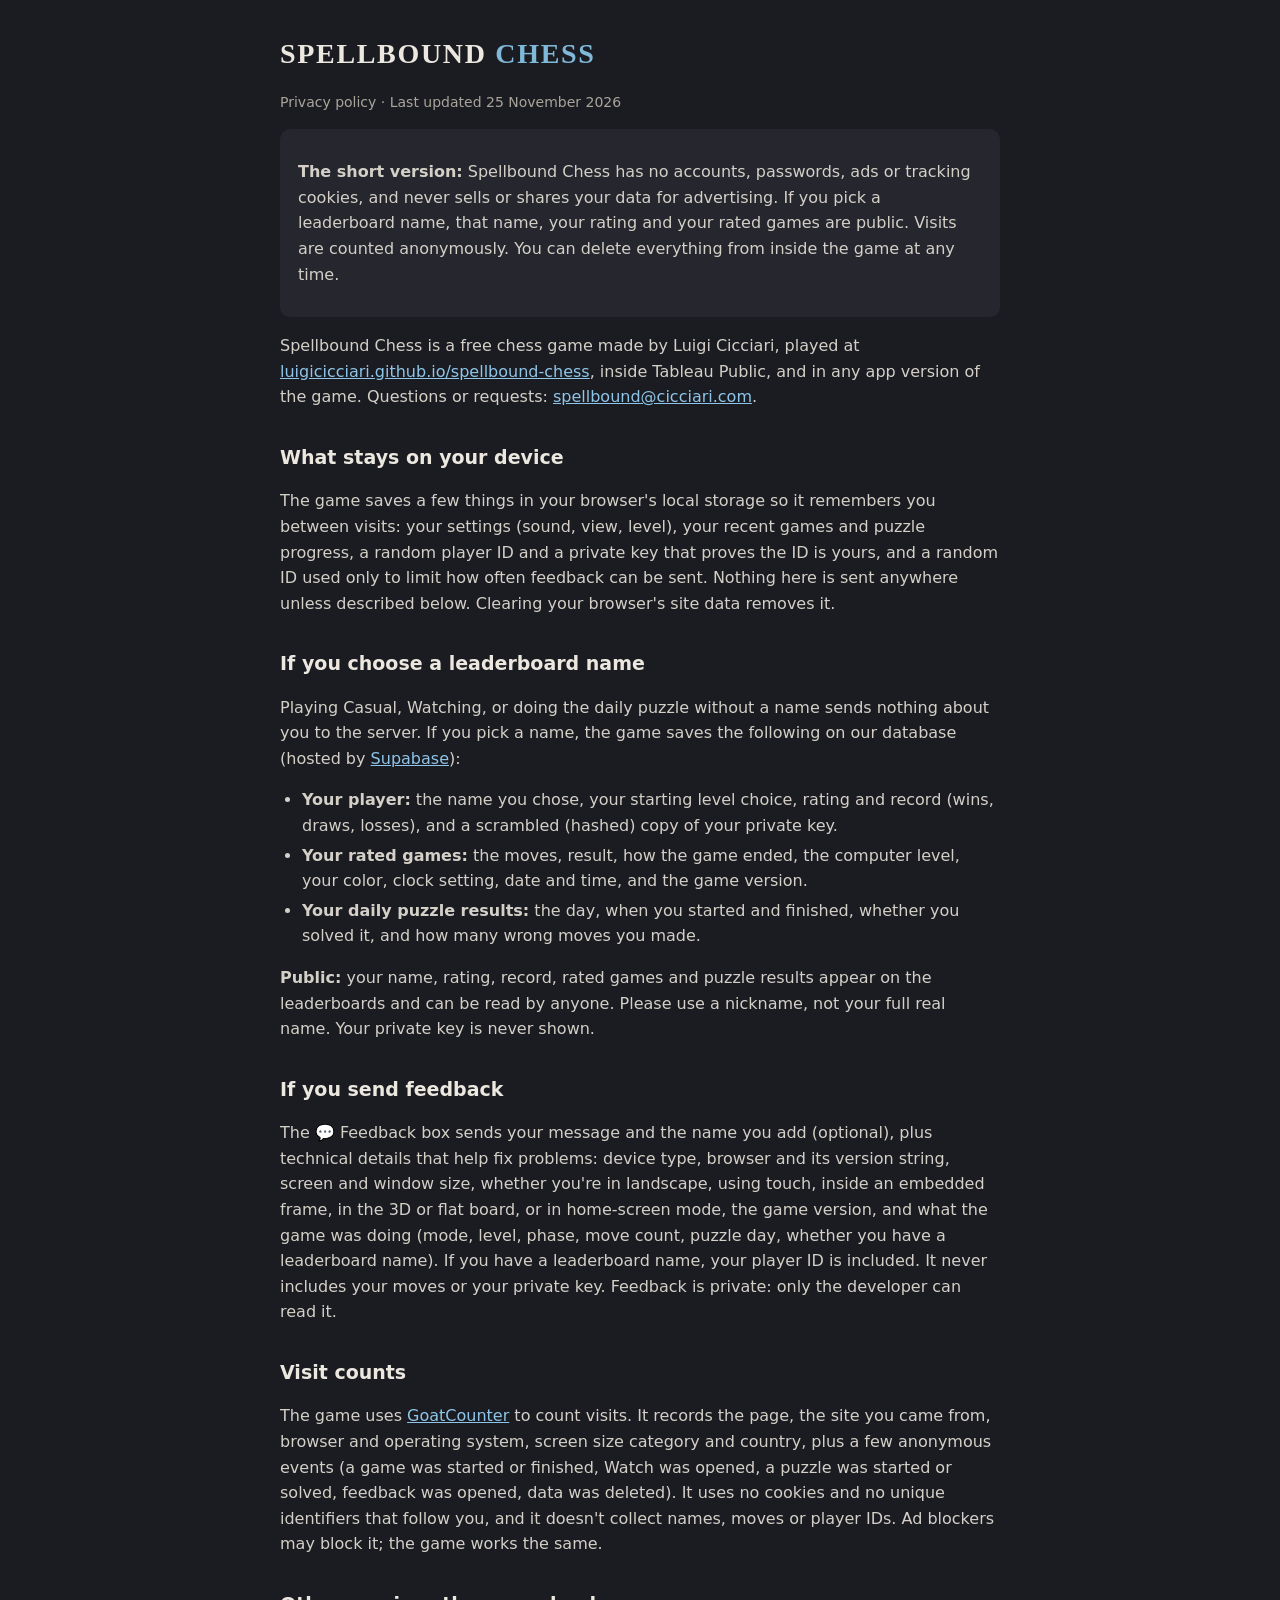
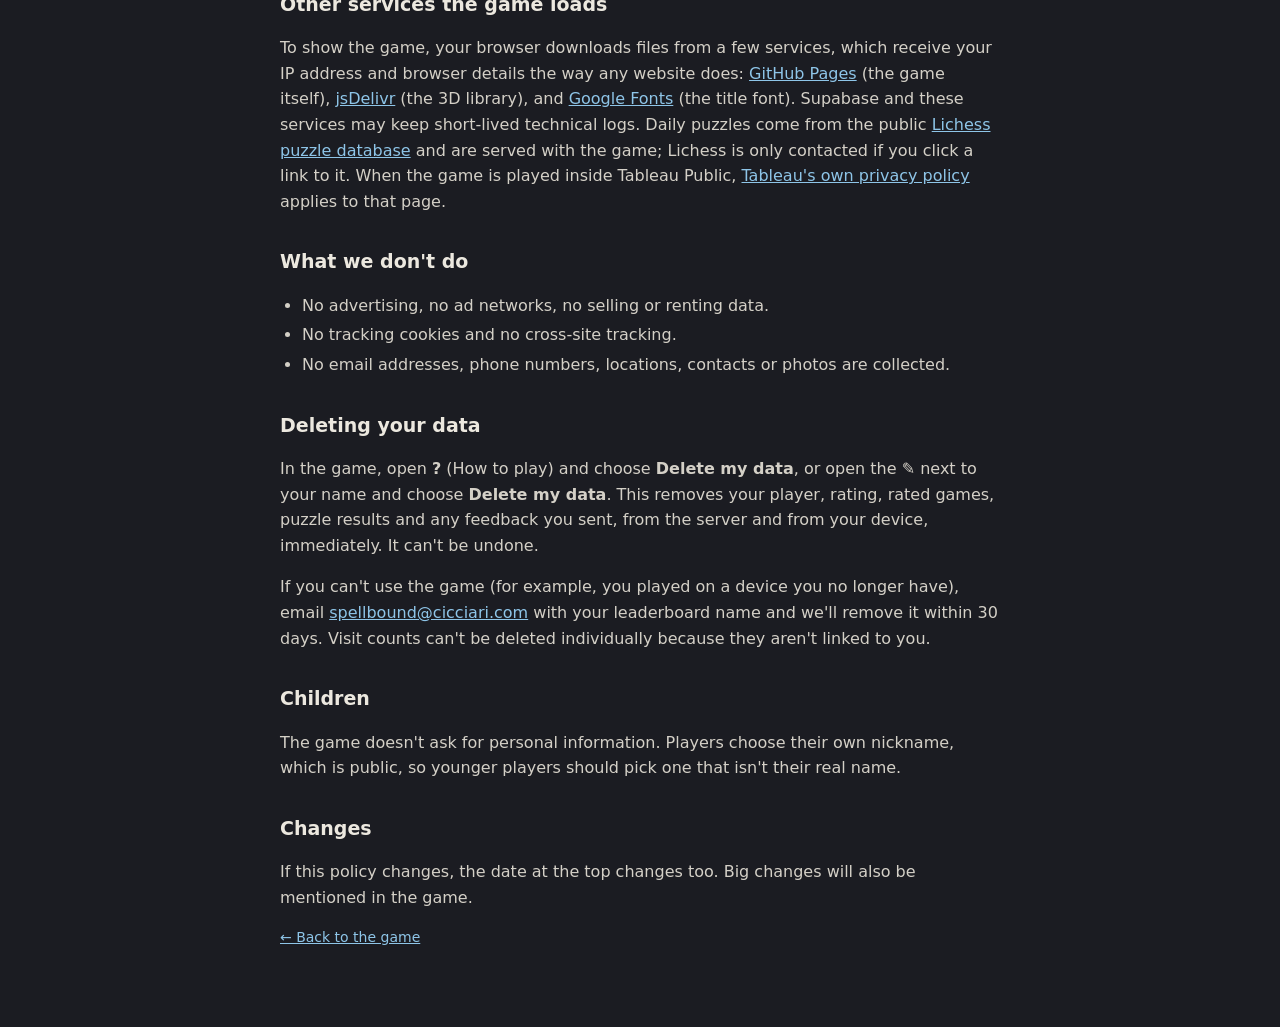
<file: privacy.html>
<!DOCTYPE html>
<html lang="en">
<head>
  <meta charset="utf-8">
  <meta name="viewport" content="width=device-width, initial-scale=1">
  <title>Privacy policy · Spellbound Chess</title>
  <meta name="description" content="What Spellbound Chess stores, what it shares, and how to delete your data.">
  <link rel="icon" href="icon-192.png">
  <style>
    :root { color-scheme: dark; }
    body { margin: 0; background: #1B1C22; color: #ECE8DF; font: 16px/1.6 system-ui, -apple-system, "Segoe UI", Roboto, sans-serif; }
    main { max-width: 720px; margin: 0 auto; padding: 32px 20px 64px; }
    h1 { font-family: Georgia, "Times New Roman", serif; letter-spacing: .06em; font-size: 28px; margin: 0 0 4px; }
    h1 span { color: #7FB8D8; }
    h2 { font-size: 19px; margin: 32px 0 8px; color: #ECE8DF; }
    p, li { color: #D4D0C7; }
    .muted { color: #A9A59B; font-size: 14px; }
    a { color: #8EC5E8; }
    ul { padding-left: 22px; }
    li { margin: 4px 0; }
    .box { background: #25262E; border-radius: 10px; padding: 14px 18px; margin: 16px 0; }
    code { background: #25262E; padding: 1px 5px; border-radius: 4px; font-size: 14px; }
  </style>
</head>
<body>
<main>
  <h1>SPELLBOUND <span>CHESS</span></h1>
  <p class="muted">Privacy policy · Last updated 25 November 2026</p>

  <div class="box">
    <p><b>The short version:</b> Spellbound Chess has no accounts, passwords, ads or tracking cookies, and never sells or shares your data for advertising. If you pick a leaderboard name, that name, your rating and your rated games are public. Visits are counted anonymously. You can delete everything from inside the game at any time.</p>
  </div>

  <p>Spellbound Chess is a free chess game made by Luigi Cicciari, played at <a href="https://luigicicciari.github.io/spellbound-chess/">luigicicciari.github.io/spellbound-chess</a>, inside Tableau Public, and in any app version of the game. Questions or requests: <a href="mailto:spellbound@cicciari.com">spellbound@cicciari.com</a>.</p>

  <h2>What stays on your device</h2>
  <p>The game saves a few things in your browser's local storage so it remembers you between visits: your settings (sound, view, level), your recent games and puzzle progress, a random player ID and a private key that proves the ID is yours, and a random ID used only to limit how often feedback can be sent. Nothing here is sent anywhere unless described below. Clearing your browser's site data removes it.</p>

  <h2>If you choose a leaderboard name</h2>
  <p>Playing Casual, Watching, or doing the daily puzzle without a name sends nothing about you to the server. If you pick a name, the game saves the following on our database (hosted by <a href="https://supabase.com/privacy">Supabase</a>):</p>
  <ul>
    <li><b>Your player:</b> the name you chose, your starting level choice, rating and record (wins, draws, losses), and a scrambled (hashed) copy of your private key.</li>
    <li><b>Your rated games:</b> the moves, result, how the game ended, the computer level, your color, clock setting, date and time, and the game version.</li>
    <li><b>Your daily puzzle results:</b> the day, when you started and finished, whether you solved it, and how many wrong moves you made.</li>
  </ul>
  <p><b>Public:</b> your name, rating, record, rated games and puzzle results appear on the leaderboards and can be read by anyone. Please use a nickname, not your full real name. Your private key is never shown.</p>

  <h2>If you send feedback</h2>
  <p>The 💬 Feedback box sends your message and the name you add (optional), plus technical details that help fix problems: device type, browser and its version string, screen and window size, whether you're in landscape, using touch, inside an embedded frame, in the 3D or flat board, or in home-screen mode, the game version, and what the game was doing (mode, level, phase, move count, puzzle day, whether you have a leaderboard name). If you have a leaderboard name, your player ID is included. It never includes your moves or your private key. Feedback is private: only the developer can read it.</p>

  <h2>Visit counts</h2>
  <p>The game uses <a href="https://www.goatcounter.com/privacy">GoatCounter</a> to count visits. It records the page, the site you came from, browser and operating system, screen size category and country, plus a few anonymous events (a game was started or finished, Watch was opened, a puzzle was started or solved, feedback was opened, data was deleted). It uses no cookies and no unique identifiers that follow you, and it doesn't collect names, moves or player IDs. Ad blockers may block it; the game works the same.</p>

  <h2>Other services the game loads</h2>
  <p>To show the game, your browser downloads files from a few services, which receive your IP address and browser details the way any website does: <a href="https://pages.github.com/">GitHub Pages</a> (the game itself), <a href="https://www.jsdelivr.com/">jsDelivr</a> (the 3D library), and <a href="https://policies.google.com/privacy">Google Fonts</a> (the title font). Supabase and these services may keep short-lived technical logs. Daily puzzles come from the public <a href="https://database.lichess.org/#puzzles">Lichess puzzle database</a> and are served with the game; Lichess is only contacted if you click a link to it. When the game is played inside Tableau Public, <a href="https://www.salesforce.com/company/privacy/">Tableau's own privacy policy</a> applies to that page.</p>

  <h2>What we don't do</h2>
  <ul>
    <li>No advertising, no ad networks, no selling or renting data.</li>
    <li>No tracking cookies and no cross-site tracking.</li>
    <li>No email addresses, phone numbers, locations, contacts or photos are collected.</li>
  </ul>

  <h2>Deleting your data</h2>
  <p>In the game, open <b>?</b> (How to play) and choose <b>Delete my data</b>, or open the ✎ next to your name and choose <b>Delete my data</b>. This removes your player, rating, rated games, puzzle results and any feedback you sent, from the server and from your device, immediately. It can't be undone.</p>
  <p>If you can't use the game (for example, you played on a device you no longer have), email <a href="mailto:spellbound@cicciari.com">spellbound@cicciari.com</a> with your leaderboard name and we'll remove it within 30 days. Visit counts can't be deleted individually because they aren't linked to you.</p>

  <h2>Children</h2>
  <p>The game doesn't ask for personal information. Players choose their own nickname, which is public, so younger players should pick one that isn't their real name.</p>

  <h2>Changes</h2>
  <p>If this policy changes, the date at the top changes too. Big changes will also be mentioned in the game.</p>

  <p class="muted"><a href="./">← Back to the game</a></p>
</main>
</body>
</html>
</file>
